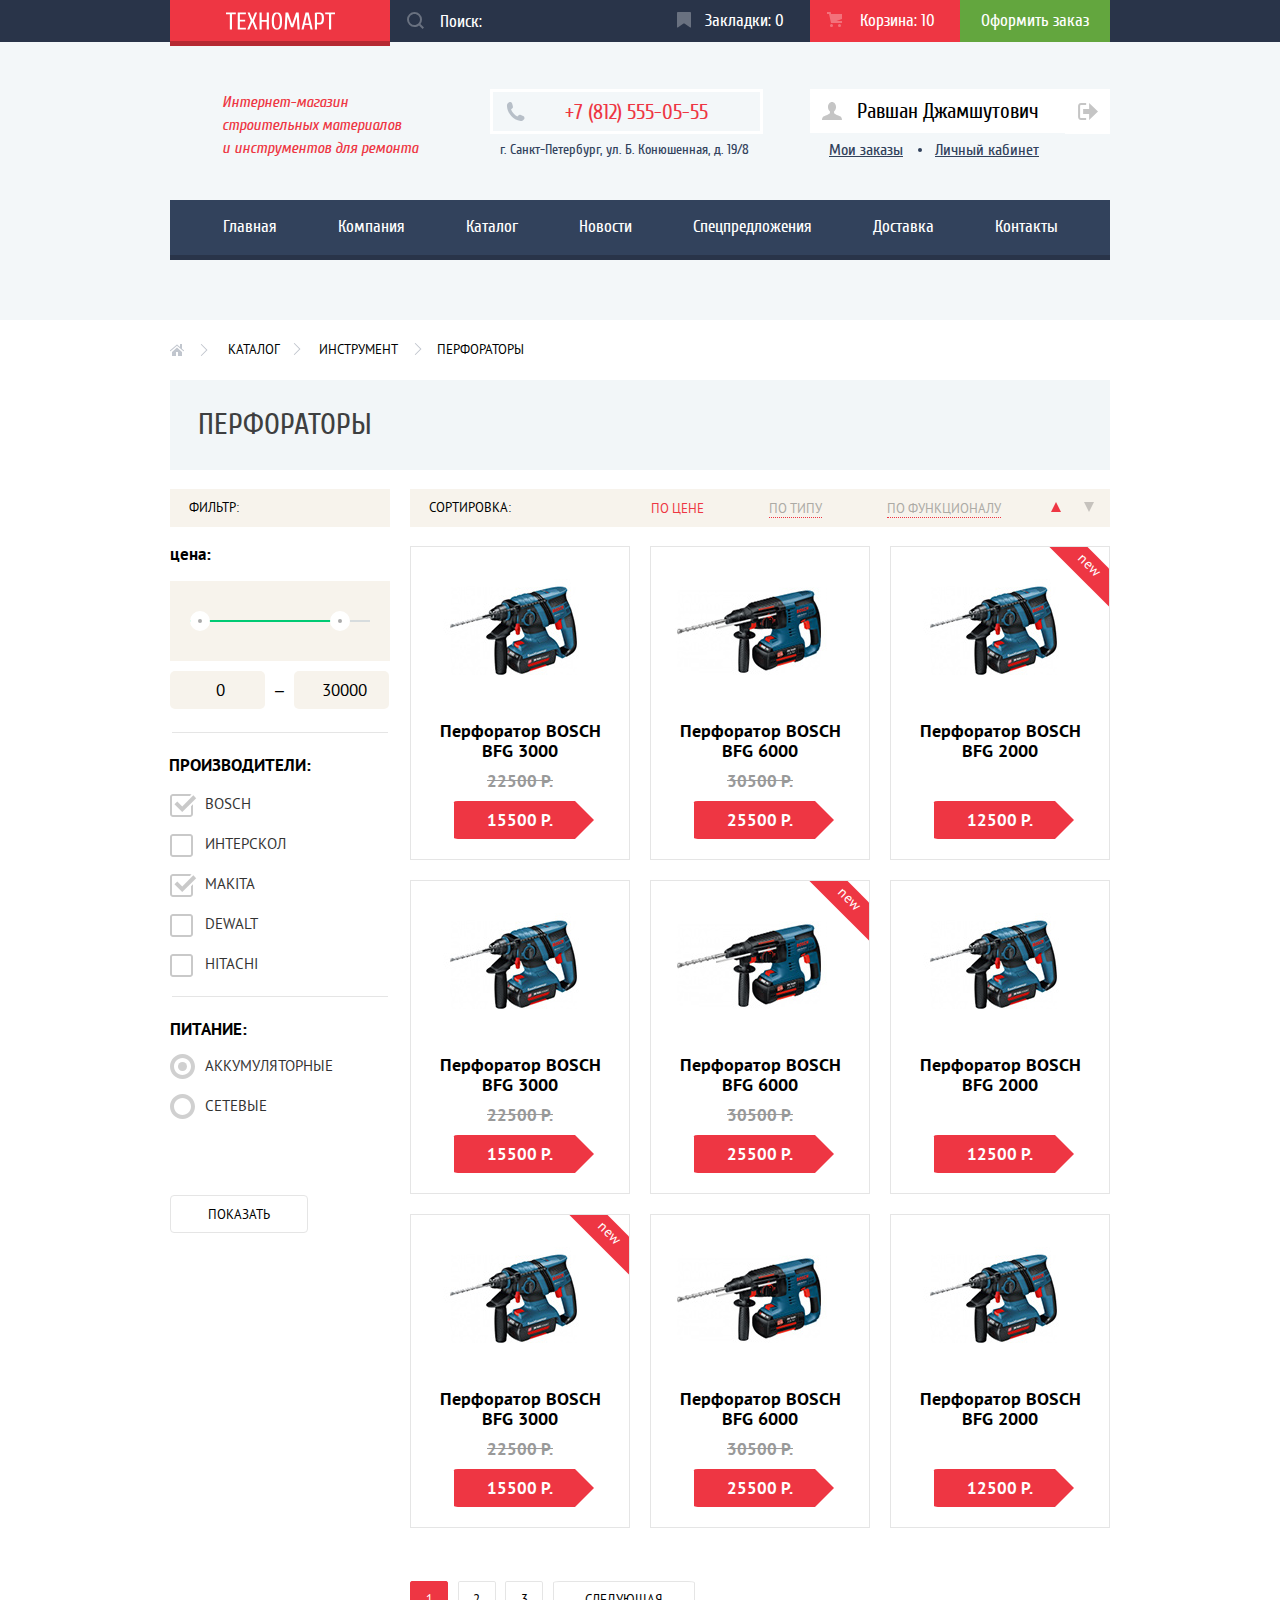
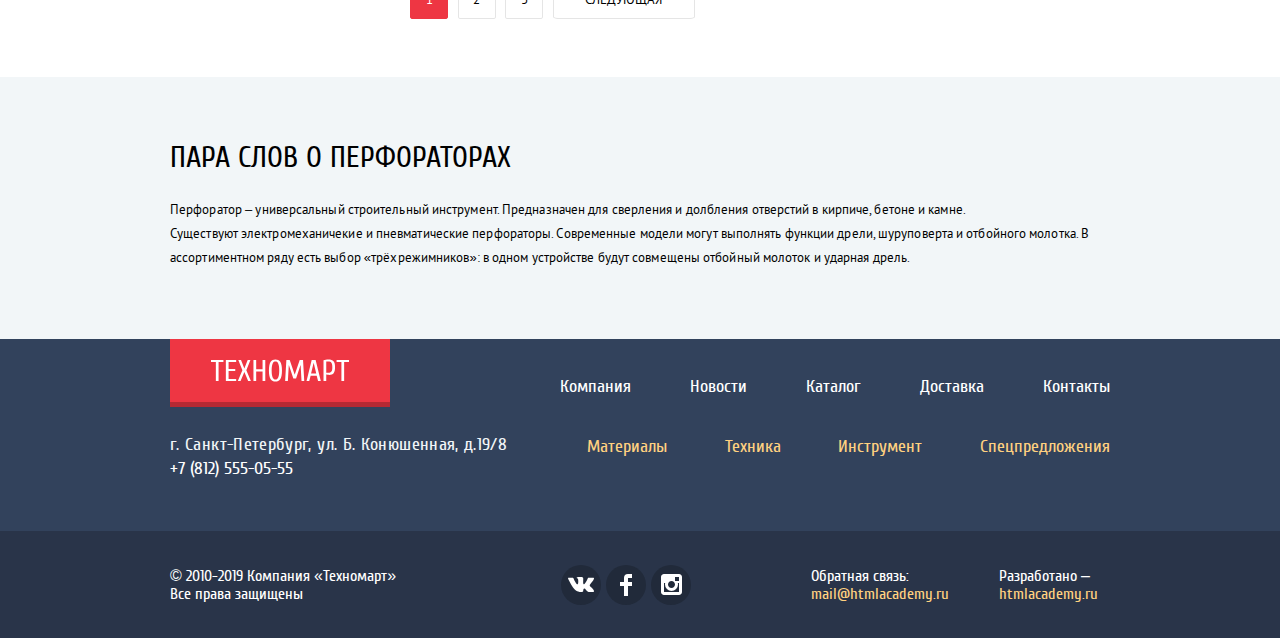
<file: catalog.html>
<!DOCTYPE html>
<html lang="ru">
  <head>
    <meta charset="utf-8">
    <title>HTML Academy: Техномарт</title>
    <link rel="stylesheet" type="text/css" href="css/normalize.css">
    <link rel="stylesheet" type="text/css" href="css/style.min.css">
  </head>

  <body class="inner-page">
    <div class="page-wrapper">
      <header class="page-header-catalog">
        <div class="blue-background-header">
          <div class="container">
            <div class="top-head">
              <div class="logo">
                <a href="./index.html"><img src="img/logo-technomart.svg" width="109" height="42" alt="ТЕХНОМАРТ"></a>
              </div>

              <form>
                <ul class="order-list">
                  <li class="search-list">
                    <input type="search" class="search-input" id="search" placeholder="Поиск:">
                    <label for="search" class="visually-hidden">Поиск по сайту</label>
                    <svg xmlns="http://www.w3.org/2000/svg" width="17" height="17" viewBox="0 0 17 17"><path d="M17 15.586l-3.542-3.542A7.465 7.465 0 0 0 15 7.5 7.5 7.5 0 1 0 7.5 15c1.71 0 3.282-.579 4.544-1.542L15.586 17 17 15.586zM2 7.5C2 4.467 4.467 2 7.5 2 10.532 2 13 4.467 13 7.5c0 3.032-2.468 5.5-5.5 5.5A5.506 5.506 0 0 1 2 7.5z"/></svg>
                  </li>
                  <li>
                    <a class="bookmark" href="#">Закладки: 0
                      <svg xmlns="http://www.w3.org/2000/svg" width="14" height="16" viewBox="0 0 14 16"><path d="M14 15c0 .55-.368.741-.818.426l-5.363-3.765c-.45-.315-1.187-.315-1.637 0L.818 15.426C.368 15.741 0 15.55 0 15V1c0-.55.45-1 1-1h12c.55 0 1 .45 1 1v14z"/></svg>
                    </a>
                  </li>
                  <li>
                    <a class="basket no-empty" href="#">Корзина: 10
                      <svg xmlns="http://www.w3.org/2000/svg" width="15" height="15" viewBox="0 0 15 15"><circle cx="4.5" cy="13.5" r="1.5"/><circle cx="12.5" cy="13.5" r="1.5"/><path d="M15 2H4.07l-.422-2H0v2h2.031l1.985 9H15V9H9.441L15 6.951z"/></svg>
                    </a>
                  </li>
                  <li>
                    <a class="order" href="#">Оформить заказ</a>
                  </li>
                </ul>
              </form>
            </div>
          </div>
        </div>

        <div class="grey-background-header">
            <div class="container">
            <div class="main-head">
              <p class="description-shop tagline">Интернет-магазин строительных материалов и&nbsp;инструментов для ремонта</p>
              <div class="contacts-head">
                <a class="phone" href="tel:+78125550555">+7 (812) 555-05-55
                  <svg xmlns="http://www.w3.org/2000/svg" width="19" height="19" viewBox="0 0 19 19"><path fill="#B7BFC8" d="M15.572 18.985h-.941c-4.129-.488-7.157-2.408-9.359-4.864C3.062 11.66 1.318 8.492.978 4.228V3.084c.078-.774.459-1.304.898-1.757C2.425.766 3.25.044 4.002.019c.554-.018 1.5.38 1.879.899.329.446.504 1.339.656 2.003.154.671.505 1.643.408 2.289-.148 1.007-1.487 1.434-1.879 2.166 1.307 3.135 3.443 5.439 6.293 7.031.715-.392 1.346-1.572 2.332-1.595.359-.009.818.178 1.184.286.402.121.75.275 1.104.408.596.224 1.648.521 2.004 1.021.365.513.57 1.356.49 1.879-.164 1.041-1.879 2.197-2.901 2.579z"/></svg>
                </a>
                <address>г. Санкт-Петербург, ул. Б. Конюшенная, д. 19/8</address>
              </div>

              <div class="account">
                <a class="login-account" href="#">Равшан Джамшутович
                  <svg xmlns="http://www.w3.org/2000/svg" width="20" height="18" viewBox="0 0 20 18"><path fill="#c5c5c5" d="M17.881 14.166c-2.144-.735-4.256-1.666-5.207-2.39-.657-.501-.77-1.618-.517-2.415 1.118-.903 1.864-2.477 1.864-4.278C14.021 2.276 12.221 0 10 0S5.979 2.276 5.979 5.083c0 1.801.746 3.374 1.863 4.277.253.798.141 1.915-.517 2.416-.95.724-3.063 1.654-5.207 2.39S0 18 0 18h20s.025-3.099-2.119-3.834z"/></svg>

                </a>
                <a href="#" class="exit-account">
                  <span class="visually-hidden">Выйти из аккаунта</span>
                  <svg fill="#c5c5c5" xmlns="http://www.w3.org/2000/svg" width="21" height="17" viewBox="0 0 21 17"><g><path d="M21 8.5L12.125 0v6h-6v5h6v6z"/><path d="M3.106 13.952V3.048c.018-.376.171-1.057 1.01-1.057h5.027V0H4.116C1.938 0 1.112 1.81 1.087 3.027v10.946C1.112 15.189 1.938 17 4.116 17h5.027v-1.99H4.116c-.839 0-.992-.683-1.01-1.058z"/></g></svg>
                </a>
                <a class="my-orders" href="#">Мои заказы</a>
                <a class="private-office" href="#">Личный кабинет</a>
              </div>

              <nav class="navigation">
                <a href="./index.html">Главная</a>
                <a href="#">Компания</a>
                <a href="#">Каталог</a>
                <a href="#">Новости</a>
                <a href="#">Спецпредложения</a>
                <a href="#">Доставка</a>
                <a href="#">Контакты</a>
              </nav>
            </div>
          </div>
        </div>
      </header>

      <main>
        <div class="container">
          <div class="breadcrumbs">
            <a class="link-home" href="index.html"><span class="visually-hidden">Главная</span></a>
            <a class="link-catalog" href="#">каталог</a>
            <a class="link-instrument" href="#">инструмент</a>
            <span>перфораторы</span>
          </div>

          <h1 class="caption">перфораторы</h1>
          <div class="catalog">

            <form method="get" action="https://echo.htmlacademy.ru" class="filters">
              <h3 class="caption-filters">фильтр:</h3>

              <section class="cost">
                <p class="caption-cost">цена:</p>
                <div class="range-cost">
                  <span class="slider-range-gray"></span>
                  <span class="slider-range-green"></span>
                  <span class="left-circle"></span>
                  <span class="right-circle"></span>
                </div>
                <label for="min-cost"><span class="visually-hidden">Ввод минимальной стоимости товара</span>
                  <input class="input-cost" type="text" id="min-cost" name="min-cost" value="0">
                </label>

                <span class="separator">&ndash;</span>

                <label for="max-cost"><span class="visually-hidden">Ввод максимальной стоимости товара</span>
                  <input class="input-cost" type="text" id="max-cost" name="max-cost" value="30000">
                </label>
              </section>

              <fieldset class="fabricators-catalog">
                <legend>производители:</legend>
                <div class="fabricators-list">
                    <input id="bosch" class="checkbox" type="checkbox" name="manufacturers" checked>
                    <label for="bosch">bosch</label>

                    <input id="interscol" class="checkbox" type="checkbox" name="manufacturers">
                    <label for="interscol">интерскол</label>

                    <input id="makita" class="checkbox" type="checkbox" name="manufacturers" checked>
                    <label for="makita">makita</label>

                    <input id="dewalt" class="checkbox" type="checkbox" name="manufacturers">
                    <label for="dewalt">dewalt</label>

                    <input id="hitachi" class="checkbox" type="checkbox" name="manufacturers">
                    <label for="hitachi">hitachi</label>
                </div>
              </fieldset>

              <fieldset class="type-charge">
                <legend>питание:</legend>

                <input id="rechargeable" type="radio" name="type-charge" value="rechargeable" checked>
                <label for="rechargeable">аккумуляторные</label>

                <input id="wired" type="radio" name="type-charge" value="wired">
                <label for="wired">сетевые</label>
              </fieldset>

              <button class="filter-button">показать</button>
            </form>

            <section class="products">
              <div class="sorting">
                <div class="heading-sorting">
                  <p>сортировка:</p>
                </div>

                <ul class="criterion-sorting-list">
                  <li class="criterion-sorting-item"><a class="active" href="#">по цене</a></li>
                  <li class="criterion-sorting-item"><a class="type" href="#">по типу</a></li>
                  <li class="criterion-sorting-item"><a class="functional" href="#">по функционалу</a></li>
                </ul>

                <div class="triangles">
                  <a href="#" class="tri-up"></a>
                  <a href="#" class="tri-down"></a>
                </div>
              </div>

              <div class="catalog-perforators-list">
                <div class="catalog-perforators-item">
                  <img src="./img/perforator-bfg3000.jpg" width="218" height="170" alt="Изображение Перфоратор BOSCH BFG 3000">
                  <p>Перфоратор BOSCH BFG 3000</p>
                  <del>22500 P.</del>
                  <span class="price discount">15500 P.</span>
                  <div class="buy-menu visually-hidden">
                    <a href="checkout.html" class="btn-buy">купить</a>
                    <a href="#" class="btn-bookmark">в закладки</a>
                  </div>
                </div>
                <div class="catalog-perforators-item">
                  <img src="./img/perforator-bfg6000.jpg" width="218" height="170" alt="Изображение Перфоратор BOSCH BFG 6000">
                  <p>Перфоратор BOSCH BFG 6000</p>
                  <del>30500 P.</del>
                  <span class="price discount">25500 P.</span>
                  <div class="buy-menu visually-hidden">
                    <a href="checkout.html" class="btn-buy">купить</a>
                    <a href="#" class="btn-bookmark">в закладки</a>
                  </div>
                </div>
                <div class="catalog-perforators-item new">
                  <img src="./img/perforator-bfg2000.jpg" width="218" height="170" alt="Изображение Перфоратор BOSCH BFG 2000">
                  <p>Перфоратор BOSCH BFG 2000</p>
                  <del> </del>
                  <span class="price no-discount">12500 P.</span>
                  <div class="buy-menu visually-hidden">
                    <a class="btn-buy" href="checkout.html">купить</a>
                    <a class="btn-bookmark" href="#">в закладки</a>
                  </div>
                </div>
                <div class="catalog-perforators-item">
                  <img src="./img/perforator-bfg3000.jpg" width="218" height="170" alt="Изображение Перфоратор BOSCH BFG 3000">
                  <p>Перфоратор BOSCH BFG 3000</p>
                  <del>22500 P.</del>
                  <span class="price discount">15500 P.</span>
                  <div class="buy-menu visually-hidden">
                    <a href="checkout.html" class="btn-buy">купить</a>
                    <a href="#" class="btn-bookmark">в закладки</a>
                  </div>
                </div>
                <div class="catalog-perforators-item new">
                  <img src="./img/perforator-bfg6000.jpg" width="218" height="170" alt="Изображение Перфоратор BOSCH BFG 6000">
                  <p>Перфоратор BOSCH BFG 6000</p>
                  <del>30500 P.</del>
                  <span class="price discount">25500 P.</span>
                  <div class="buy-menu visually-hidden">
                    <a href="checkout.html" class="btn-buy">купить</a>
                    <a href="#" class="btn-bookmark">в закладки</a>
                  </div>
                </div>
                <div class="catalog-perforators-item">
                  <img src="./img/perforator-bfg2000.jpg" width="218" height="170" alt="Изображение Перфоратор BOSCH BFG 2000">
                  <p>Перфоратор BOSCH BFG 2000</p>
                  <del> </del>
                  <span class="price no-discount">12500 P.</span>
                  <div class="buy-menu visually-hidden">
                    <a href="checkout.html" class="btn-buy">купить</a>
                    <a href="#" class="btn-bookmark">в закладки</a>
                  </div>
                </div>
                <div class="catalog-perforators-item new">
                  <img src="./img/perforator-bfg3000.jpg" width="218" height="170" alt="Изображение Перфоратор BOSCH BFG 3000">
                  <p>Перфоратор BOSCH BFG 3000</p>
                  <del>22500 P.</del>
                  <span class="price discount">15500 P.</span>
                  <div class="buy-menu visually-hidden">
                    <a href="checkout.html" class="btn-buy">купить</a>
                    <a href="#" class="btn-bookmark">в закладки</a>
                  </div>
                </div>
                <div class="catalog-perforators-item">
                  <img src="./img/perforator-bfg6000.jpg" width="218" height="170" alt="Изображение Перфоратор BOSCH BFG 6000">
                  <p>Перфоратор BOSCH BFG 6000</p>
                  <del>30500 P.</del>
                  <span class="price discount">25500 P.</span>
                  <div class="buy-menu visually-hidden">
                    <a href="checkout.html" class="btn-buy">купить</a>
                    <a href="#" class="btn-bookmark">в закладки</a>
                  </div>
                </div>
                <div class="catalog-perforators-item">
                  <img src="./img/perforator-bfg2000.jpg" width="218" height="170" alt="Изображение Перфоратор BOSCH BFG 2000">
                  <p>Перфоратор BOSCH BFG 2000</p>
                  <del> </del>
                  <span class="price no-discount">12500 P.</span>
                  <div class="buy-menu visually-hidden">
                    <a class="btn-buy" href="checkout.html">купить</a>
                    <a class="btn-bookmark" href="#">в закладки</a>
                  </div>
                </div>
              </div>

              <ul class="pagination-list">
                <li class="pagination-item active"><a href="#">1</a></li>
                <li class="pagination-item"><a href="#">2</a></li>
                <li class="pagination-item"><a href="#">3</a></li>
                <li class="pagination-item"><a href="#">следующая</a></li>
              </ul>
            </section>
          </div>
        </div>

        <section class="about-perforators">
          <div class="container">
            <h2>пара слов о перфораторах</h2>
            <p>Перфоратор &ndash; универсальный строительный инструмент. Предназначен для сверления и долбления отверстий в кирпиче, бетоне и камне.<br>
               Существуют электромеханичекие и пневматические перфораторы. Современные модели могут выполнять функции дрели, шуруповерта и отбойного молотка. В ассортиментном ряду есть выбор &laquo;трёхрежимников&raquo;: в одном устройстве будут совмещены отбойный молоток и ударная дрель.</p>
          </div>
        </section>
      </main>

<footer class="page-footer">
        <div class="container">
          <div class="footer-wrapper">
            <div class="left-contacts">
              <div class="logo-footer">
                <img src="img/logo-technomart.svg" width="138" height="63" alt="ТЕХНОМАРТ">
              </div>
              <address>г. Санкт-Петербург, ул. Б. Конюшенная, д.19/8</address>
              <a class="tel" href="tel:+78125550555"> +7 (812) 555-05-55 </a>
            </div>

            <div class="right-footer-links">
              <ul class="footer-nav">
                <li><a href="#">Компания</a></li>
                <li><a href="#">Новости</a></li>
                <li><a href="catalog.html">Каталог</a></li>
                <li><a href="#">Доставка</a></li>
                <li><a href="#">Контакты</a></li>
              </ul>

              <ul class="footer-offers">
                <li><a href="#">Материалы</a></li>
                <li><a href="#">Техника</a></li>
                <li><a href="#">Инструмент</a></li>
                <li><a href="#">Спецпредложения</a></li>
              </ul>
            </div>
          </div>
        </div>

        <div class="bot-footer">
          <div class="container">
            <p class="copyright">&copy; 2010-2019 Компания &laquo;Техномарт&raquo; Все&nbsp;права&nbsp;защищены</p>

            <ul class="link-soc">
              <li>
                <a href="#"><span class="visually-hidden">Техномарт в VK</span>
                  <svg xmlns="http://www.w3.org/2000/svg" width="26" height="15" viewBox="0 0 26 15"><path fill="#FFF" d="M16.138 11.51c.956-.309 2.18 2.04 3.483 2.939.978.681 1.727.534 1.727.534l3.473-.05s1.815-.112.957-1.554c-.071-.12-.503-1.069-2.585-3.022-2.177-2.043-1.882-1.712.739-5.244 1.597-2.153 2.236-3.468 2.036-4.028-.192-.539-1.365-.399-1.365-.399L20.69.713c-.381.001-.704.119-.851.515-.003.004-.621 1.666-1.445 3.079-1.741 2.989-2.436 3.148-2.724 2.961-.661-.433-.494-1.737-.494-2.664 0-2.897.432-4.105-.846-4.417-.427-.104-.739-.172-1.828-.182-1.392-.021-2.574 0-3.244.329-.445.223-.786.712-.579.74.26.035.843.16 1.155.586.401.552.389 1.789.389 1.789s.229 3.411-.54 3.834c-.528.29-1.25-.302-2.803-3.016-.793-1.388-1.392-2.922-1.392-2.922s-.116-.285-.326-.441c-.25-.185-.6-.244-.6-.244L.848.684S.29.7.085.946c-.182.218-.015.668-.015.668s2.909 6.881 6.203 10.347c3.02 3.182 6.452 2.971 6.452 2.971h1.555s.469-.054.709-.312c.224-.24.214-.691.214-.691s-.031-2.109.935-2.419z"/></svg>
                </a>
              </li>
              <li>
                <a href="#"><span class="visually-hidden">Техномарт в Facebook</span>
                  <svg xmlns="http://www.w3.org/2000/svg" width="12" height="22" viewBox="0 0 12 22"><path fill="#FFF" d="M12 4V0H8a4 4 0 0 0-4 4v4H0v4h4v10h4V12h4V8H8V4h4z"/></svg>
                </a>
              </li>
              <li>
                <a href="#"><span class="visually-hidden">Техномарт в Instagram</span>
                  <svg xmlns="http://www.w3.org/2000/svg" width="21" height="21" viewBox="0 0 21 21"><path fill="#FFF" d="M18 0H3C1.35 0 0 1.35 0 3v15c0 1.65 1.35 3 3 3h15c1.65 0 3-1.35 3-3V3c0-1.65-1.35-3-3-3zm-7.5 7c1.93 0 3.5 1.57 3.5 3.5S12.43 14 10.5 14 7 12.43 7 10.5 8.57 7 10.5 7zM18 18H3V9h1.181A6.504 6.504 0 0 0 4 10.5a6.5 6.5 0 1 0 13 0 6.45 6.45 0 0 0-.181-1.5H18v9zm0-11h-4V3h4v4z"/></svg>
                </a>
              </li>
            </ul>

            <div class="communication">
              <p>Обратная связь:</p>
              <a class="links-feedback" href="mailto:mail@htmlacademy.ru">mail@htmlacademy.ru</a>
            </div>

            <div class="developed">
              <p>Разработано &ndash;</p>
              <a class="links-feedback" href="https://htmlacademy.ru/intensive/htmlcss">htmlacademy.ru</a>
            </div>
          </div>
        </div>
      </footer>

      <form  method="get" action="https://echo.htmlacademy.ru" class="add-to-basket">
        <button type="button" class="close-popup close-modal-catalog">
          <span class="visually-hidden">Закрыть</span>
          <svg enable-background="new 0 0 21 21" height="21" viewBox="0 0 21 21" width="21" xmlns="http://www.w3.org/2000/svg"><path d="m13.273 10.5 7.422-7.422c.389-.389.389-1.025 0-1.414l-1.359-1.359c-.389-.389-1.025-.389-1.414 0l-7.422 7.422-7.422-7.422c-.389-.389-1.025-.389-1.414 0l-1.359 1.359c-.389.389-.389 1.025 0 1.414l7.422 7.422-7.421 7.422c-.389.389-.389 1.025 0 1.414l1.359 1.359c.389.389 1.025.389 1.414 0l7.422-7.422 7.422 7.422c.389.389 1.025.389 1.414 0l1.359-1.359c.389-.389.389-1.025 0-1.414z" fill="#ee3643"/></svg>
        </button>
        <div class="popup-main">
          <p class="caption-modal">Товар добавлен в корзину!</p>
        </div>
          <div class="checkout">
            <button class="issue-order" type="submit">ОФОРМИТЬ ЗАКАЗ</button>
            <button class="continue-shopping" type="button">ПРОДОЛЖИТЬ ПОКУПКИ</button>
          </div>
      </form>
    </div>
    <script src="js/script.min.js"></script>
  </body>
</html>
</file>
<file: css/style.min.css>
@font-face{font-family:cuprum;src:url(../fonts/cuprum.woff2) format("woff2"),url(../fonts/cuprum.woff) format("woff");font-weight:400;font-style:normal}@font-face{font-family:cuprum;src:url(../fonts/cuprumitalic.woff2) format("woff2"),url(../fonts/cuprumitalic.woff) format("woff");font-weight:400;font-style:italic}@font-face{font-family:cuprum;src:url(../fonts/cuprumbold.woff2) format("woff2"),url(../fonts/cuprumbold.woff) format("woff");font-weight:700;font-style:normal}@font-face{font-family:cuprum;src:url(../fonts/cuprumbolditalic.woff2) format("woff2"),url(../fonts/cuprumbolditalic.woff) format("woff");font-weight:700;font-style:italic}@font-face{font-family:ptsans;src:url(../fonts/ptsans.woff2) format("woff2"),url(../fonts/ptsans.woff) format("woff");font-weight:400;font-style:normal}@font-face{font-family:ptsans;src:url(../fonts/ptsansbold.woff2) format("woff2"),url(../fonts/ptsansbold.woff) format("woff");font-weight:700;font-style:normal}*:focus{outline:1px dotted #000}body{background-color:#fff;font-family:"cuprum","Arial",sans-serif;font-style:normal;font-weight:400;font-size:17px}.visually-hidden:not(:focus):not(:active),input[type="checkbox"].visually-hidden,input[type="radio"].visually-hidden{position:absolute;width:1px;height:1px;margin:-1px;border:0;padding:0;white-space:nowrap;-webkit-clip-path:inset(100%);clip-path:inset(100%);clip:rect(0 0 0 0);overflow:hidden}.footer-nav,.footer-offers,.criterion-sorting-list,.sells-list,.fabricators-logo-list{margin:0;padding:0;list-style-type:none}.footer-nav li,.footer-offers li,.criterion-sorting-list li,.sells-list li,.fabricators-logo-list li{display:inline-block}.top-head{display:-webkit-box;display:-ms-flexbox;display:flex;background-color:#293449}.top-head,.main-head{margin:0 auto}.main-head{display:-webkit-box;display:-ms-flexbox;display:flex;-webkit-box-pack:justify;-ms-flex-pack:justify;justify-content:space-between;-ms-flex-wrap:wrap;flex-wrap:wrap;background-color:#f3f7f9;padding:47px 0 60px 0}.blue-background-header{width:100%;background-color:#293449}.grey-background-header{width:100%;background-color:#f3f7f9}.page-header{margin-bottom:59px}.page-header a,.page-header-catalog a{text-decoration:none}.page-header h1,.page-header-catalog h1,.description-shop{font-size:16px;font-style:italic;font-weight:400;line-height:23px;color:#ee3643}.page-header address,.page-header-catalog address{font-size:14px;font-style:normal;line-height:24px;color:#32425c}.page-header a[href*="tel"],.page-header-catalog a[href*="tel"]{font-size:21px;line-height:18px;color:#ee3643}.top-head a{color:#fff}.top-head li:last-child{background-color:#63a63e}.logo{width:220px;text-align:center;background-color:#ee3643;position:relative}.logo::after{position:absolute;content:'';left:0;top:41px;min-width:220px;height:5px;background:#b52933}.order-list{list-style-type:none;margin:0;padding:0;display:-webkit-box;display:-ms-flexbox;display:flex;-webkit-box-orient:horizontal;-webkit-box-direction:normal;-ms-flex-direction:row;flex-direction:row}.order-list a{line-height:18px}.logo:hover{background-color:#ca2c37}.top-head .logo{height:42px}.navigation{background-color:#32425c;border-bottom:5px solid #293449;display:-webkit-box;display:-ms-flexbox;display:flex;-ms-flex-wrap:wrap;flex-wrap:wrap;width:100%;margin-top:38px;padding:0 22px 0 22px}.navigation a:hover{background-color:#293449}.navigation a{color:#fff;line-height:18px}.navigation a:active{color:rgba(255,255,255,.502)}.navigation a{display:inline-block;height:55px;vertical-align:middle;-webkit-box-flex:1;-ms-flex-positive:1;flex-grow:1;text-align:center;padding-top:18px;-webkit-box-sizing:border-box;box-sizing:border-box}.log-in-out{min-width:300px;height:45px;display:-webkit-box;display:-ms-flexbox;display:flex;text-align:center;-webkit-box-pack:end;-ms-flex-pack:end;justify-content:flex-end}.log-in-out a{color:#000;font-size:21px;line-height:21px}.log-in-out a:hover{color:#ee3643}.log-in-out a:active{color:rgba(0,0,0,.302)}.sells-list{display:-webkit-box;display:-ms-flexbox;display:flex;-ms-flex-wrap:wrap;flex-wrap:wrap;-webkit-box-pack:justify;-ms-flex-pack:justify;justify-content:space-between;margin-bottom:20px}.promo{display:-webkit-box;display:-ms-flexbox;display:flex;-ms-flex-wrap:wrap;flex-wrap:wrap;margin-bottom:32px}.promo a{color:#fff;font-size:14px;line-height:18px;text-decoration:none}.container{width:940px;margin:0 auto;padding:0 10px 0 10px}.contacts h2,.about-us h2{font-size:30px;font-weight:400;line-height:30px;letter-spacing:-.007em;text-transform:uppercase}.contacts,.about-us{font-size:13px;line-height:24px}.about-us li{font-size:18px;line-height:20px}.about-us a,.open-modal{font-size:14px;line-height:18px;color:#fff;background-color:#ee3643;text-transform:uppercase}.about-us a:hover,.open-modal:hover{background-color:#ca2c37}.fabricators a{text-decoration:none}.services{background-color:#f4f8f9;margin-top:86px}.services .container{background-color:#f4f8f9}.services h2{padding-top:68px;margin-bottom:28px;font-size:30px;line-height:24px;font-weight:400;color:#32425c;text-transform:uppercase}.services-points{font-size:21px;line-height:30px;font-weight:700;margin:0;padding:0;width:217px;list-style-type:none}.services-points a{color:#fff;text-decoration:none;display:block;padding:20px;border-bottom:1px solid #293449;border-top:1px solid #405069}.services-points{background-color:#32425c}.services-points li:not(.serviceActive):hover{background-color:#293449;border:none}.service-active{background-color:#fff}.service-active a{color:#32425c}.page-footer{background-color:#32425c}.page-footer .container{background-color:#32425c}.page-footer a{text-decoration:none}.page-footer a:hover{text-decoration:underline}.page-footer a:active{opacity:.5;text-decoration:none}.page-footer address,.footer-nav a,.page-footer a[href*="tel"]{color:#fff;font-size:18px;line-height:24px}.page-footer p{color:#fff;font-size:16px;line-height:18px}.footer-offers a{color:#ffd180;font-size:18px;line-height:24px}.links-feedback{color:#ffd180;font-size:16px;line-height:18px}.bot-footer{background-color:#293449}.bot-footer a:active{color:#ee3643;opacity:1}.login-helper-list,.user-navigation-list{list-style-type:none;margin:0;padding:0}.login-helper-list li,.user-navigation-list li{display:inline}.login-helper-item a{font-size:16px;line-height:18px;color:#32425c;text-decoration:underline}.login-helper-item a:hover{color:#ee3643}.login-helper-item a:active{color:#797672}.user-navigation-item a{color:#000}.user-navigation-item a:active{color:#797672}.breadcrumbs{width:373px;display:-webkit-box;display:-ms-flexbox;display:flex;-ms-flex-pack:distribute;justify-content:space-around;padding:21px 0}.breadcrumbs a:hover{color:#ee3643;text-decoration:underline}.breadcrumbs a,.breadcrumbs span{position:relative;color:#000;font:13px/18px "ptsans","Arial",sans-serif;text-transform:uppercase;text-decoration:none}.catalog-main-heading h1{font-size:30px;line-height:30px;color:#32425c}.heading-sorting p{font-family:"ptsans","Arial",sans-serif;font-size:13px;line-height:18px;color:#000;text-transform:uppercase}.catalog-perforators-item{overflow:hidden;border-style:solid;border-color:#e5e5e5;border-width:1px}.catalog-perforators-item img{width:218px;height:170px;background-color:powderblue}.catalog-perforators-item:hover{-webkit-box-shadow:0 0 10px #aeb2ba;box-shadow:0 0 10px #aeb2ba}.about-perforators{background-color:#f2f6f8}.about-perforators h2{font-size:30px;line-height:30px}.about-perforators p{font-size:13px}.services-item p{font-family:"ptsans","Arial",sans-serif}.sells-item{font-family:"ptsans","Arial",sans-serif;font-weight:700;position:relative;-webkit-box-orient:vertical;-webkit-box-direction:normal;-ms-flex-direction:column;flex-direction:column;-webkit-box-align:center;-ms-flex-align:center;align-items:center;width:218px;margin-top:20px;border:1px solid #e5e5e5;text-align:center;overflow:hidden;min-height:313px}.sells-item:hover{-webkit-box-shadow:0 0 10px #aeb2ba;box-shadow:0 0 10px #aeb2ba}.sells-item:hover{-webkit-box-shadow:0 0 10px #aeb2ba;box-shadow:0 0 10px #aeb2ba}.sells-item:focus .sell-hover{display:block}.sells-item p{margin:auto 25px;font-size:18px;margin-top:10px}.sells-item del{display:-webkit-box;display:-ms-flexbox;display:flex;-webkit-box-pack:center;-ms-flex-pack:center;justify-content:center;margin-top:11px;margin-bottom:8px;color:#999}.sells-item img{width:218px;height:170px;background-color:powderblue;display:block}.price{position:relative;display:-webkit-box;display:-ms-flexbox;display:flex;-webkit-box-pack:center;-ms-flex-pack:center;justify-content:center;-webkit-box-align:center;-ms-flex-align:center;align-items:center;width:133px;height:38px;margin:0 auto 20px;border-radius:3%;text-transform:uppercase;color:#fff;background-color:#ee3643}.price::after{content:"";position:absolute;top:0;right:-26px;border:19px solid white;border-left-color:white;border-left-color:#ee3643}.sells-item:last-child .price{margin-top:28px}.carousel{color:#fff;position:relative;min-width:620px}.slider-back,.slider-forward{position:absolute;height:50px;width:50px;border-radius:50%;border:none;top:110px;background-color:transparent;z-index:1;cursor:pointer;background-repeat:no-repeat;background-position:center;padding:0;margin:0}.slider-back{background-image:url(../img/icon-left.svg);left:10px}.slider-forward{background-image:url(../img/icon-right.svg);right:5px}.slider-back:hover,.slider-forward:hover{-webkit-box-shadow:0 0 10px black;box-shadow:0 0 10px black}.slider-back:active,.slider-forward:active{-webkit-box-shadow:0 0 5px black;box-shadow:0 0 5px black;background-color:rgba(0,0,0,.3)}.slide-one{display:none;width:620px;height:266px;top:0;position:absolute;background-image:url(../img/drill1.jpg);background-repeat:no-repeat;background-size:cover;background-color:pink}.slide-two{display:none;width:620px;height:266px;top:0;position:absolute;background-image:url(../img/drill2.jpg);background-repeat:no-repeat;background-size:cover;background-color:powderblue}.slide-control{position:absolute;display:-webkit-box;display:-ms-flexbox;display:flex;-webkit-box-pack:justify;-ms-flex-pack:justify;justify-content:space-between;width:30px;height:10px;left:295px;bottom:35px}.btn-slide-control.active{background-color:#ee3643}.btn-slide-control{width:6px;height:6px;background-color:#fff;border:2px solid #fff;border-radius:50%;cursor:pointer}.carousel span{line-height:24px;font-size:18px;margin-left:22px;z-index:10;display:block;margin-top:2px}.carousel p{font-size:36px;font-weight:700;line-height:36px;padding-top:22px;padding-left:22px;margin:0;z-index:10;display:block;text-transform:uppercase}.carousel a{display:block;margin:122px 0 0 25px;width:195px;padding:10px 0 10px 0;background-color:#ee3643;border-radius:4px;text-align:center;z-index:10;text-transform:uppercase}.carousel a:hover{background-color:#ca2c37}.carousel a:active{background-color:#ba2732}.footer-wrapper{background-color:#32425c;margin:0 auto;display:-webkit-box;display:-ms-flexbox;display:flex;-webkit-box-pack:justify;-ms-flex-pack:justify;justify-content:space-between}.hidden{display:none}.hot-sells h2,.fabricators h2{font-size:30px;line-height:30px;color:#32425c}.all-populat-sells-link,.all-fabricators-link{font-size:14px;line-height:18px;text-decoration:none;color:#fff}.all-populat-sells-link:hover,.all-fabricators-link:hover{background-color:#ca2c37}.all-populat-sells-link:active,.all-fabricators-link:active{background-color:#ba2732}.filters h3{font-family:"ptsans","Arial",sans-serif;font-size:13px;line-height:18px;font-weight:400}.criterion-sorting-item button{font-family:"ptsans","Arial",sans-serif;font-size:13px;line-height:18px}.search-input{width:270px;border:none;padding:12px 0 12px 50px;font-size:17px;height:42px;line-height:18px;cursor:pointer;-webkit-box-sizing:border-box;box-sizing:border-box;color:#fff;background-color:#293449}.search-input::placeholder{color:#fff;opacity:1}.search-input::-moz-placeholder{color:#fff;opacity:1}.search-input::-webkit-input-placeholder{color:#fff;opacity:1}.search-input:-ms-input-placeholder{color:#fff;opacity:1}.search-input::-ms-input-placeholder{color:#fff;opacity:1}.search-list:hover svg{fill:rgba(255,255,255,1)}.search-input:focus~svg{fill:#ee3643}.search-input:focus{background-color:#fff;color:#000}.search-list,.bookmark,.basket{position:relative;fill:rgba(255,255,255,.3)}.search-list svg,.basket svg,.bookmark svg{position:absolute;left:17px;top:12px}.bookmark{display:block;position:relative;width:105px;padding:12px 0 12px 45px;font-size:17px;line-height:18px}.basket{display:block;position:relative;width:100px;padding:12px 0 12px 50px;font-size:17px;line-height:18px}.order{display:block;width:150px;text-align:center;padding:12px 0;font-size:17px;line-height:18px;background-color:#63a63e}.order:hover{background-color:#5fbb2d}.order:active{background-color:#518534;color:rgba(255,255,255,.3)}.bookmark:hover,.basket:hover{background-color:#212a3a;fill:rgba(255,255,255,1)}.bookmark:active,.basket:active,.search-list:active{background-color:#161d29;fill:rgb(255,255,255,.4)}.tagline{-webkit-box-sizing:border-box;box-sizing:border-box;width:300px;padding:2px 50px 0 52px;margin:0}.contacts-head{width:300px;position:relative}.contacts-head address{padding:4px 0 0 10px}.phone{display:block;width:145px;border-width:3px;border-style:solid;border-color:#fff;padding:10.5px 50px 10.5px 72px;line-height:18px}.phone svg{position:absolute;left:16px;top:13px}.login{display:block;position:relative;padding-top:12px;padding-left:45px;padding-right:26px;background-color:#fff}.login svg{position:absolute;left:13px;top:15px}.registration{width:150px;padding-top:12px;margin-left:10px;background-color:#fff}.card{width:300px;margin-bottom:20px}.card h3{font-size:24px;line-height:30px;font-weight:700;color:#fff;margin:21px 0 12px 23px}.card a{width:135px;margin:0 0 22px 25px;background-color:rgba(0,0,0,.1);display:-webkit-box;display:-ms-flexbox;display:flex;-webkit-box-pack:center;-ms-flex-pack:center;justify-content:center;-webkit-box-align:center;-ms-flex-align:center;align-items:center;font-size:14px;line-height:38px;border-radius:4px;text-transform:uppercase}.card a:hover{background-color:rgba(0,0,0,.2)}.card a:active{background-color:rgba(0,0,0,.3)}.materials{position:relative;margin-right:20px;background-color:#ffbf47;background-image:url(../img/icon-1.svg);background-repeat:no-repeat;background-position:213px 31px;background-size:44px,56px;overflow:hidden}.instruments{position:relative;margin-right:20px;background-color:#3bbce3;background-image:url(../img/icon-2.svg);background-repeat:no-repeat;background-position:197px 33px}.equipment{background-color:#dc91d8;background-image:url(../img/icon-3.svg);background-repeat:no-repeat;background-position:191px 31px}.addons-card{display:-webkit-box;display:-ms-flexbox;display:flex;-ms-flex-wrap:wrap;flex-wrap:wrap;-webkit-box-orient:vertical;-webkit-box-direction:normal;-ms-flex-direction:column;flex-direction:column;-webkit-box-pack:end;-ms-flex-pack:end;justify-content:flex-end}.sale{margin-left:20px;background-color:#8ed78f;background-image:url(../img/icon-4.svg);background-repeat:no-repeat;background-position:196px 26px}.delivery{margin-left:20px;background-color:#ffc047;background-image:url(../img/icon-5.svg);background-repeat:no-repeat;background-position:191px 32px}.popular-blog{display:-webkit-box;display:-ms-flexbox;display:flex;-webkit-box-pack:justify;-ms-flex-pack:justify;justify-content:space-between;-webkit-box-align:center;-ms-flex-align:center;align-items:center;width:100%;height:89px;background-color:#f9f5f0}.popular-blog h2{margin-left:28px;font-size:30px;line-height:30px;padding:6px 0;font-weight:400;color:#32425c;text-transform:uppercase}.popular-blog a{display:-webkit-box;display:-ms-flexbox;display:flex;-webkit-box-pack:center;-ms-flex-pack:center;justify-content:center;-webkit-box-align:center;-ms-flex-align:center;align-items:center;width:253px;padding:10px 0 10px 0;margin-right:25px;background-color:#ee3643;border-radius:4px;text-transform:uppercase}.popular-blog a:focus,.about-us a:focus{outline:1px dotted #000}.sell-hover{position:absolute;top:0;width:135px;height:84px;padding:41px;background:#fff;font:13px/24px "cuprum","Arial",sans-serif}.sells-item:hover .sell-hover{display:block}.fabricators-logo-list{display:-webkit-box;display:-ms-flexbox;display:flex;-ms-flex-wrap:wrap;flex-wrap:wrap;-webkit-box-pack:justify;-ms-flex-pack:justify;justify-content:space-between}.fabricators-logo-item a{border:1px solid #e5e5e5;display:-webkit-box;display:-ms-flexbox;display:flex;-webkit-box-pack:center;-ms-flex-pack:center;justify-content:center;-webkit-box-align:center;-ms-flex-align:center;align-items:center;width:218px;height:143px;margin-top:20px}.fabricators-logo-item a:hover{-webkit-box-shadow:0 5px 25px #abafb8;box-shadow:0 5px 25px #abafb8}.fabricators-logo-item a:active{opacity:.3;-webkit-box-shadow:0 5px 15px #abafb8;box-shadow:0 5px 15px #abafb8}.about-services{width:410px;font-family:"ptsans","Arial",sans-serif;font-size:13px;line-height:24px;letter-spacing:.007em}.about-company{display:-webkit-box;display:-ms-flexbox;display:flex;-webkit-box-pack:justify;-ms-flex-pack:justify;justify-content:space-between}.about-us{width:540px;margin-bottom:86px}.about-us h2{font-size:30px;line-height:26px;margin:28px 0;color:#000;font-weight:400;text-transform:uppercase}.about-us p{font-family:"ptsans","Arial",sans-serif;font-size:13px;line-height:24px;letter-spacing:.017em;margin-top:25px;display:block}.transport{width:400px}.delivery-companies{padding-left:36px;list-style-type:none}.delivery-companies li{position:relative;font-size:18px;line-height:20px;padding:8px 0 12px 0}.delivery-companies li::before{content:"";position:absolute;width:25px;height:2px;left:-36px;top:17px;background-color:#fb565a}.about-us a{margin-top:24px;width:220px;height:38px;margin-right:25px;display:-webkit-box;display:-ms-flexbox;display:flex;-webkit-box-pack:center;-ms-flex-pack:center;justify-content:center;-webkit-box-align:center;-ms-flex-align:center;align-items:center;font-size:14px;border-radius:4px;background-color:#ee3643;text-decoration:none}.contacts{width:300px}.contacts p{font-family:"ptsans","Arial",sans-serif;width:190px;margin-bottom:32px}.open-modal{width:300px;margin-top:35px;height:38px;display:-webkit-box;display:-ms-flexbox;display:flex;-webkit-box-pack:center;-ms-flex-pack:center;justify-content:center;-webkit-box-align:center;-ms-flex-align:center;align-items:center;font-size:14px;border-radius:4px;background-color:#ee3643;border:none;cursor:pointer;text-decoration:none}.left-contacts{display:-webkit-box;display:-ms-flexbox;display:flex;-webkit-box-orient:vertical;-webkit-box-direction:normal;-ms-flex-direction:column;flex-direction:column}.logo-footer{display:-webkit-box;display:-ms-flexbox;display:flex;position:relative;width:220px;background-color:#ee3643;-webkit-box-pack:center;-ms-flex-pack:center;justify-content:center}.logo-footer img{-webkit-box-sizing:border-box;box-sizing:border-box}.logo-footer::after{position:absolute;content:"";width:100%;height:5px;left:0;bottom:-5px;background-color:#b52933}.left-contacts address{color:#f1f5f7;font-size:18px;margin-top:31px;letter-spacing:.02em;font-style:normal}.tel{margin-bottom:50px}.right-footer-links{width:550px;font-size:18px;line-height:24px}.footer-nav{display:-webkit-box;display:-ms-flexbox;display:flex;-webkit-box-pack:justify;-ms-flex-pack:justify;justify-content:space-between;-webkit-box-align:end;-ms-flex-align:end;align-items:flex-end;-ms-flex-wrap:wrap;flex-wrap:wrap;margin-top:36px}.footer-offers{display:-webkit-box;display:-ms-flexbox;display:flex;-webkit-box-pack:justify;-ms-flex-pack:justify;justify-content:space-between;margin-top:36px;-webkit-box-align:end;-ms-flex-align:end;align-items:flex-end;-ms-flex-wrap:wrap;flex-wrap:wrap;padding-left:27px}.bot-footer .container{display:-webkit-box;display:-ms-flexbox;display:flex;-webkit-box-align:center;-ms-flex-align:center;align-items:center;padding:19.5px 10px 19.5px 10px;font-size:16px;line-height:18px;color:#fff;background-color:#293449}.copyright{min-width:230px;letter-spacing:.001em}.link-soc{display:-webkit-box;display:-ms-flexbox;display:flex;-webkit-box-pack:justify;-ms-flex-pack:justify;justify-content:space-between;list-style-type:none;margin:0;padding:0;min-width:130px;margin:0 120px 0 161px}.link-soc a{display:-webkit-box;display:-ms-flexbox;display:flex;background-color:#212a3a;width:40px;height:40px;border-radius:50%;font-size:0;-webkit-box-align:center;-ms-flex-align:center;align-items:center;-webkit-box-pack:center;-ms-flex-pack:center;justify-content:center}.link-soc a:hover{background-color:#ee3643}.communication{min-width:140px;margin-right:48px}.developed{min-width:115px;margin-right:48px}.developed p,.communication p{margin:0}.service-information{position:relative;margin:70px 0 54px 0}.service-navigation{display:-webkit-inline-box;display:-ms-inline-flexbox;display:inline-flex}.service-navigation::after{content:"";width:10px;height:280px;position:absolute;background-image:url(../img/shadow.png);top:-50px;left:230px}.service-navigation input{display:none}.service-navigation label{display:-webkit-box;display:-ms-flexbox;display:flex;width:217px;font-size:21px;line-height:30px;font-weight:700;padding:11px 0 17px 23px;border-bottom:1px solid #293449;border-top:1px solid #405069;background-color:#32425c;color:#fff;cursor:pointer}.services-content{display:none;margin-left:80px;width:620px;padding-bottom:90px;background-position:right top;background-repeat:no-repeat}.btn-service{display:-webkit-box;display:-ms-flexbox;display:flex;width:217px;font-size:21px;line-height:30px;font-weight:700;padding:11px 0 17px 23px;border-bottom:1px solid #293449;border-top:1px solid #405069;background-color:#32425c;color:#fff;cursor:pointer}.btn-service:hover{background-color:#293449}.btn-service.active{color:#32425c;background:#fff;border-top:1px solid #fff;border-bottom:1px solid #fff}.tabsNav{width:240px;margin-bottom:102px}.slider h2{margin:0 0 34px 0;padding:0}.services-content p{font-family:"ptsans","Arial",sans-serif;font-size:13px;line-height:24px}.text-services-delivery{display:block;width:275px}.text-services-garantee{width:390px}.text-services-credit{width:290px;margin-bottom:20px}.send-request{text-decoration:none;display:-webkit-box;display:-ms-flexbox;display:flex;-webkit-box-pack:center;-ms-flex-pack:center;justify-content:center;-webkit-box-align:center;-ms-flex-align:center;align-items:center;width:195px;height:38px;margin-right:25px;background-color:#ee3643;border-radius:4px;color:#fff;font-size:14px;line-height:18px;text-transform:uppercase}.send-request:hover{background-color:#ca2c37}.send-request:active{background-color:#ba2732}.services-content h2{font-size:36px;line-height:24px;letter-spacing:.007em}.write-us{display:none;position:fixed;width:620px;left:50%;top:15%;margin-left:-310px;border-top:7px solid #ee3643;font-size:18px;line-height:18px;background-color:#fff;-webkit-box-shadow:0 20px 40px 10px;box-shadow:0 20px 40px 10px;z-index:999}.add-to-basket{display:none;position:fixed;width:620px;left:50%;top:15%;margin-left:-310px;border-top:7px solid #ee3643;font-size:18px;line-height:18px;background-color:#fff;-webkit-box-shadow:0 40px 20px 0 rgba(0,0,0,.5);box-shadow:0 40px 20px 0 rgba(0,0,0,.5);z-index:999}.caption-modal{margin-top:20px;margin-bottom:60px;margin-left:100px;position:relative;font-size:24px;line-height:24px}.caption-modal::before{content:"";position:absolute;width:66px;height:66px;left:-100px;top:-22px;background-image:url(../img/icon-mark.svg);background-repeat:no-repeat;background-position:center}.close-popup{background:none;border:none;position:absolute;top:10px;right:10px;cursor:pointer}.popup-main{width:460px;padding:48px 80px 0}.top-popup{display:-webkit-box;display:-ms-flexbox;display:flex;-webkit-box-pack:justify;-ms-flex-pack:justify;justify-content:space-between}.top-popup-fragment{width:220px;margin-bottom:22px}.top-popup-fragment input:focus,.letter:focus{border:2px solid #09F}.top-popup-fragment input{width:188px;padding:0 14px;height:34px;border:2px solid #d7dcde;font-size:13px;line-height:18px;font-family:"ptsans","Arial",sans-serif;margin-top:8px;border-radius:4px}.letter{width:428px;height:102px;padding:8px 14px 0;margin-top:8px;margin-bottom:33px;border:2px solid #d7dcde;font-size:13px;line-height:18px;font-family:"ptsans","Arial",sans-serif;border-radius:4px;resize:vertical}.send-mail{display:-webkit-box;display:-ms-flexbox;display:flex;-webkit-box-pack:center;-ms-flex-pack:center;justify-content:center;-webkit-box-align:center;-ms-flex-align:center;align-items:center;background-color:#f1f1f1}.checkout{display:-webkit-box;display:-ms-flexbox;display:flex;-webkit-box-pack:justify;-ms-flex-pack:justify;justify-content:space-between;-webkit-box-align:center;-ms-flex-align:center;align-items:center;background-color:#f1f1f1;padding:0 80px}.send-mail button{display:-webkit-box;display:-ms-flexbox;display:flex;-webkit-box-pack:center;-ms-flex-pack:center;justify-content:center;-webkit-box-align:center;-ms-flex-align:center;align-items:center;margin:37px 0 37px 0;padding:12px;width:460px;border:none;color:#fff;font-size:14px;line-height:14px;border-radius:3%;text-transform:uppercase;background-color:#ee3643;cursor:pointer}.send-mail button:hover{background-color:#ca2c37;}.big-map{display:none}.no-empty{background-color:#ee3643}.account{display:-webkit-box;display:-ms-flexbox;display:flex;-ms-flex-wrap:wrap;flex-wrap:wrap;width:300px}.login-account{position:relative;display:-webkit-box;display:-ms-flexbox;display:flex;-webkit-box-align:center;-ms-flex-align:center;align-items:center;width:208px;height:44px;padding-left:47px;background:#fff;font-size:21px;margin-bottom:5px;line-height:18px;color:#000}.login-account svg{position:absolute;left:12px}.login-account:hover path{fill:#32425c}.login-account:active{opacity:.3}.exit-account{display:-webkit-box;display:-ms-flexbox;display:flex;-webkit-box-pack:center;-ms-flex-pack:center;justify-content:center;-webkit-box-align:center;-ms-flex-align:center;align-items:center;width:45px;height:45px;background-color:#fff}.exit-account:hover svg{fill:#32425c}.exit-account:active{opacity:.3}a.my-orders,a.private-office{font:13px/24px "cuprum","Arial",sans-serif;position:relative;font-size:16px;line-height:18px;color:#32425c;text-decoration:underline;text-transform:inherit}a.my-orders:hover,a.private-office:hover{color:#ee3643}a.my-orders:active,a.private-office:active{color:#ee3643;opacity:.3}.my-orders{padding:0 32px 0 19px}.my-orders::after{position:absolute;content:"";top:35%;left:86%;width:4px;height:4px;background:#32425c;border-radius:50%}.link-home,.link-catalog,.link-instrument{position:relative}.link-home::before{content:"";position:absolute;left:-20px;top:0;width:15px;height:18px;background-image:url(../img/icon-home.svg);background-repeat:no-repeat;background-position:100% 50%}.link-home::after{content:"";position:absolute;left:7px;top:0;width:15px;height:18px;background-image:url(../img/icon-right-small.svg);background-repeat:no-repeat;background-position:center}.link-catalog::after{content:"";position:absolute;left:65px;top:2px;width:8px;height:12px;background-image:url(../img/icon-right-small.svg);background-repeat:no-repeat;background-position:center}.link-instrument::after{content:"";position:absolute;left:95px;top:2px;width:8px;height:12px;background-image:url(../img/icon-right-small.svg);background-repeat:no-repeat;background-position:center}.breadcrumb-list a:hover{text-decoration:underline;color:#ee3643}.caption{font-size:30px;line-height:30px;padding:30px 28px 30px;margin:0;font-weight:400;background-color:#f2f6f8;color:#3e3f40;text-transform:uppercase}.filters{width:220px}.caption-filters{display:-webkit-box;display:-ms-flexbox;display:flex;-webkit-box-align:center;-ms-flex-align:center;align-items:center;height:38px;padding:0 16px 0 19px;margin:19px 0;background-color:#f7f3ec;font-family:"ptsans","Arial",sans-serif;font-weight:400;color:#000;text-transform:uppercase}.catalog{display:-webkit-box;display:-ms-flexbox;display:flex;-webkit-box-pack:justify;-ms-flex-pack:justify;justify-content:space-between}.cost{display:block;margin-bottom:23px}.caption-cost{margin-bottom:18px;margin-top:0;font:17px/17px "ptsans","Arial",sans-serif;font-weight:700;color:#000}.range-cost{position:relative;height:80px;margin:10px 0;padding:0 20px;overflow:hidden;background:#f7f3ec}.slider-range-gray{display:block;margin-top:39px;height:2px;background:#d7dcde;width:100%}.slider-range-green{display:block;position:absolute;top:39px;height:2px;background:#00ca74;width:70%}.left-circle,.right-circle{position:absolute;display:block;left:20px;width:4px;height:4px;border:8px solid #fff;background-color:#ababab;top:30px;border-radius:50%;cursor:pointer}.right-circle{left:160px}.input-cost{border:none;max-width:85px;padding:0 2px 0 8px;height:38px;font-size:17px;line-height:18px;text-align:center;border-radius:5px;background-color:#f7f3ec;font-family:"ptsans","Arial",sans-serif;font-weight:400}.cost .separator{padding:0 6px;font-size:16px;line-height:18px}.fabricators-catalog{border-left:none;border-right:none;padding:58px 0 2px 0;border-top:1px solid #e5e5e5;border-bottom:1px solid #e5e5e5;display:-webkit-box;display:-ms-flexbox;display:flex;position:relative;-webkit-box-orient:vertical;-webkit-box-direction:normal;-ms-flex-direction:column;flex-direction:column;-webkit-box-pack:justify;-ms-flex-pack:justify;justify-content:space-between}.fabricators-catalog legend{position:absolute;top:17px;left:-3px;margin-bottom:14px;font:17px/30px "ptsans","Arial",sans-serif;font-weight:700;text-transform:uppercase;color:#000;letter-spacing:.001em}.fabricators-list label{display:-webkit-box;display:-ms-flexbox;display:flex;-webkit-box-orient:vertical;-webkit-box-direction:normal;-ms-flex-direction:column;flex-direction:column;-webkit-box-pack:justify;-ms-flex-pack:justify;justify-content:space-between;margin:0;padding:0;opacity:.8;position:relative;margin:0 0 20px 33px;font:15px/20px "ptsans","Arial",sans-serif;text-transform:uppercase;cursor:pointer;color:#000}.fabricators-list input:focus + label::before{outline:1px dotted #000}.fabricators-list{margin-top:3px}.checkbox{opacity:0;position:absolute}.fabricators-list label::before,.checkbox:checked + label::before{content:"";position:absolute;width:23px;height:23px;top:0;left:-35px;background-repeat:no-repeat;opacity:.9}.fabricators-list label::before{background-image:url(../img/checkbox-off.svg)}.checkbox:checked + label::before{background-image:url(../img/checkbox-on.svg);width:27px}.checkbox:disabled + label::before,.checkbox:disabled + label{opacity:.5}.checkbox:disabled:hover + label::before,.checkbox:disabled:hover + label{opacity:.5;cursor:default}.checkbox:hover + label,.checkbox:hover + label::before{opacity:1}.type-charge{display:-webkit-box;display:-ms-flexbox;display:flex;-webkit-box-orient:vertical;-webkit-box-direction:normal;-ms-flex-direction:column;flex-direction:column;-webkit-box-pack:justify;-ms-flex-pack:justify;justify-content:space-between;margin:0;padding:0;border:none;margin-bottom:59px;position:relative;padding-top:59px}.type-charge legend{margin:14px 0 14px 0;font:17px/30px "ptsans","Arial",sans-serif;color:#000;font-weight:700;top:3px;position:absolute;text-transform:uppercase}.type-charge input[type="radio"]{opacity:0;position:absolute}.type-charge input:focus + label{outline:1px dotted #000}.type-charge label{position:relative;padding:0 0 20px 35px;font:15px/20px "ptsans","Arial",sans-serif;cursor:pointer;color:#000;opacity:.8;text-transform:uppercase}.type-charge label:hover{opacity:1}.type-charge label::before{content:"";position:absolute;left:0;top:-2px;width:25px;height:25px;background-image:url(../img/radio-off.svg);background-repeat:no-repeat}.type-charge input[type="radio"]:checked + label::before{content:"";position:absolute;left:0;top:-2px;width:25px;height:25px;background-image:url(../img/radio-on.svg);background-repeat:no-repeat}.filter-button{width:138px;background:#fff;font-family:"ptsans","Arial",sans-serif;font-size:13px;border:1px solid #e5e5e5;display:-webkit-box;display:-ms-flexbox;display:flex;-webkit-box-pack:center;-ms-flex-pack:center;justify-content:center;-webkit-box-align:center;-ms-flex-align:center;align-items:center;border-radius:4px;cursor:pointer;line-height:13px;padding:11.5px 0 11.5px 0;text-transform:uppercase}.filter-button:hover{border:1px solid #bdc6ca}.filter-button:active{border:1px solid #ee3643;outline:1px dotted #000}.products{width:700px}.sorting{display:-webkit-box;display:-ms-flexbox;display:flex;-webkit-box-align:center;-ms-flex-align:center;align-items:center;-webkit-box-pack:justify;-ms-flex-pack:justify;justify-content:space-between;height:38px;padding:0 16px 0 19px;margin:19px 0;background-color:#f7f3ec;font-family:"ptsans","Arial",sans-serif;font-weight:400;color:#000}.criterion-sorting-list{display:-webkit-box;display:-ms-flexbox;display:flex;width:350px;-webkit-box-pack:justify;-ms-flex-pack:justify;justify-content:space-between;margin-left:90px}.criterion-sorting-list a{font-size:13px;line-height:14px;text-decoration:none;font-family:"ptsans","Arial",sans-serif;font-weight:400;color:#acaaa5;border-bottom:1px dotted #ee3643;text-transform:uppercase}.criterion-sorting-list a:hover{color:#444;border-bottom:1px solid #ee3643}.criterion-sorting-list .active{color:#ee3643;border:none}.triangles{width:43px;padding-bottom:5px;display:-webkit-box;display:-ms-flexbox;display:flex;-webkit-box-pack:justify;-ms-flex-pack:justify;justify-content:space-between}.tri-up,.tri-down{width:0;margin-top:3px;height:0;border-left:5px solid transparent;border-right:5px solid transparent}.tri-up{border-bottom:10px solid #ee3643}.tri-up:hover{border-bottom:10px solid #000}.tri-down{border-top:10px solid #c6c2bd}.tri-down:hover{border-top:10px solid #000}.catalog-perforators-list{display:-webkit-box;display:-ms-flexbox;display:flex;-ms-flex-wrap:wrap;flex-wrap:wrap;-webkit-box-pack:justify;-ms-flex-pack:justify;justify-content:space-between}.catalog-perforators-item{margin-bottom:20px;position:relative;-webkit-box-orient:vertical;-webkit-box-direction:normal;-ms-flex-direction:column;flex-direction:column;-webkit-box-align:center;-ms-flex-align:center;align-items:center;min-width:218px;border:1px solid #e5e5e5;text-align:center}.catalog-perforators-item:hover .buy-menu{display:block}.catalog-perforators-item img{width:218px;height:170px;background-color:powderblue;display:block;border-style:none}.catalog-perforators-item p{font:18px/20px "ptsans","Arial",sans-serif;font-weight:700;margin:auto 25px;margin-top:4px;color:#000;width:168px}.catalog-perforators-item del{color:#999;display:-webkit-box;display:-ms-flexbox;display:flex;-webkit-box-pack:center;-ms-flex-pack:center;justify-content:center;font:bold 17px/18px "ptsans","Arial",sans-serif;margin:11px 0}.price{position:relative;display:-webkit-box;display:-ms-flexbox;display:flex;-webkit-box-pack:center;-ms-flex-pack:center;justify-content:center;-webkit-box-align:center;-ms-flex-align:center;align-items:center;min-width:133px;font:bold 17px/18px "ptsans","Arial",sans-serif;margin:0 auto 20px;border-radius:3%;text-transform:uppercase;color:#fff;background-color:#ee3643}.price::after{content:"";position:absolute;top:0;right:-26px;border:19px solid #fff;border-left-color:#fff;border-left-color:#ee3643}.no-discount{margin-top:29px}.buy-menu{position:absolute;top:0;width:135px;height:84px;padding:41px;background:#fff}.btn-buy{margin-bottom:8px;-webkit-box-shadow:inset 0 -3px 0 #367315;box-shadow:inset 0 -3px 0 #367315;background-color:#63a63e;display:-webkit-box;display:-ms-flexbox;display:flex;-webkit-box-pack:center;-ms-flex-pack:center;justify-content:center;-webkit-box-align:center;-ms-flex-align:center;align-items:center;font-size:14px;line-height:18px;padding:10px 0 10px 0;border-radius:4px;color:#fff;text-transform:uppercase;text-decoration:none}.btn-buy:hover{background-color:#5fbb2d}.btn-buy:active{background-color:#518534;-webkit-box-shadow:inset 0 -3px 0 #518534;box-shadow:inset 0 -3px 0 #518534}.btn-bookmark{border:3px solid #63a63e;background-color:#fff;color:#32425c;display:-webkit-box;display:-ms-flexbox;display:flex;-webkit-box-pack:center;-ms-flex-pack:center;justify-content:center;-webkit-box-align:center;-ms-flex-align:center;align-items:center;font-size:14px;line-height:18px;padding:7px 0 7px 0;border-radius:4px;color:#32425c;text-decoration:none;text-transform:uppercase}.btn-bookmark:hover{border:3px solid #32425c;color:#32425c}.btn-bookmark:active{border:3px solid #c1c6ce;color:#c1c6ce}.pagination-list{margin:0;padding:0;width:285px;display:-webkit-box;display:-ms-flexbox;display:flex;-webkit-box-pack:justify;-ms-flex-pack:justify;justify-content:space-between;margin:33px 0 30px 0;list-style-type:none}.pagination-item a{display:-webkit-box;display:-ms-flexbox;display:flex;position:relative;-webkit-box-pack:center;-ms-flex-pack:center;justify-content:center;-webkit-box-align:center;-ms-flex-align:center;align-items:center;width:36px;padding:9px 0 9px 0;border-radius:5%;font:13px/18px "ptsans","Arial",sans-serif;background-color:#fff;color:#000;border:1px solid #e5e5e5;text-decoration:none;text-transform:uppercase}.pagination-item:last-child a{width:140px}.pagination-item.active a{background-color:#ee3643;color:#fff;border:1px solid #ee3643}.pagination-item a:hover{border:1px solid #bdc6ca}.pagination-item a:focus{border:1px solid #ee3643;outline:1px dotted #000}.about-perforators{background-color:#f2f6f8}.about-perforators .container{background-color:#f2f6f8;padding-bottom:56px}.about-perforators h2{padding-top:69px;font-size:30px;line-height:24px;margin:28px 0;color:#000;font-weight:400;text-transform:uppercase}.about-perforators p{font:13px/24px "ptsans","Arial",sans-serif;color:#000;letter-spacing:.007em}.delivery-frame{background-image:url(../img/service-delivery.png);background-position:right 20px}.garantee-frame{background-image:url(../img/service-garantee.png);background-position:right bottom}.credit-frame{background-image:url(../img/service-credit.png);background-position:right 0}.services-content.show-modal{display:block}.new::after{content:"new";position:absolute;display:-webkit-box;display:-ms-flexbox;display:flex;-webkit-box-pack:center;-ms-flex-pack:center;justify-content:center;background:#ee3643;line-height:23px;padding-bottom:4px;font-size:14px;letter-spacing:.8;width:100px;top:6px;right:-29px;color:#fff;font-family:"ptsans","Arial",sans-serif;font-weight:400;-webkit-transform:rotate(45deg);-ms-transform:rotate(45deg);transform:rotate(45deg)}.checkout button{display:-webkit-box;display:-ms-flexbox;display:flex;-webkit-box-pack:center;-ms-flex-pack:center;justify-content:center;-webkit-box-align:center;-ms-flex-align:center;align-items:center;padding:12px;width:460px;border:none;line-height:14px;font-size:14px;border-radius:4px;text-transform:uppercase;cursor:pointer}.issue-order{margin:37px 20px 37px 0;color:#fff;background-color:#ee3643}.continue-shopping{margin:37px 0 37px 0;color:#000;background-color:#fff}.bounce{-webkit-animation:bounce 0.5s;animation:bounce 0.5s}@-webkit-keyframes bounce{0%,60%,75%,90%,100%{-webkit-animation-timing-function:cubic-bezier(.215,.61,.355,1);animation-timing-function:cubic-bezier(.215,.61,.355,1)}0%{opacity:0;-webkit-transform:translate3d(0,-3000px,0);transform:translate3d(0,-3000px,0)}60%{opacity:1;-webkit-transform:translate3d(0,25px,0);transform:translate3d(0,25px,0)}75%{-webkit-transform:translate3d(0,-10px,0);transform:translate3d(0,-10px,0)}90%{-webkit-transform:translate3d(0,5px,0);transform:translate3d(0,5px,0)}100%{-webkit-transform:none;transform:none}}@keyframes bounce{0%,60%,75%,90%,100%{-webkit-animation-timing-function:cubic-bezier(.215,.61,.355,1);animation-timing-function:cubic-bezier(.215,.61,.355,1)}0%{opacity:0;-webkit-transform:translate3d(0,-3000px,0);transform:translate3d(0,-3000px,0)}60%{opacity:1;-webkit-transform:translate3d(0,25px,0);transform:translate3d(0,25px,0)}75%{-webkit-transform:translate3d(0,-10px,0);transform:translate3d(0,-10px,0)}90%{-webkit-transform:translate3d(0,5px,0);transform:translate3d(0,5px,0)}100%{-webkit-transform:none;transform:none}}.iframe-map{display:none;position:fixed;top:15%;left:50%;width:940px;height:447px;margin-left:-470px;-webkit-box-shadow:0 0 10px black;box-shadow:0 0 10px black;z-index:999}.close-iframe{position:absolute;top:25px;right:25px;width:28px;height:28px;background-image:url(../img/icon-close.svg);background-position:center;cursor:pointer;background-repeat:no-repeat;border-radius:4px}.close-iframe:hover{-webkit-box-shadow:0 0 5px black;box-shadow:0 0 5px black}.static-map{display:block;cursor:pointer;width:300px;height:158px;background-color:khaki}.show-modal{display:block}
</file>
